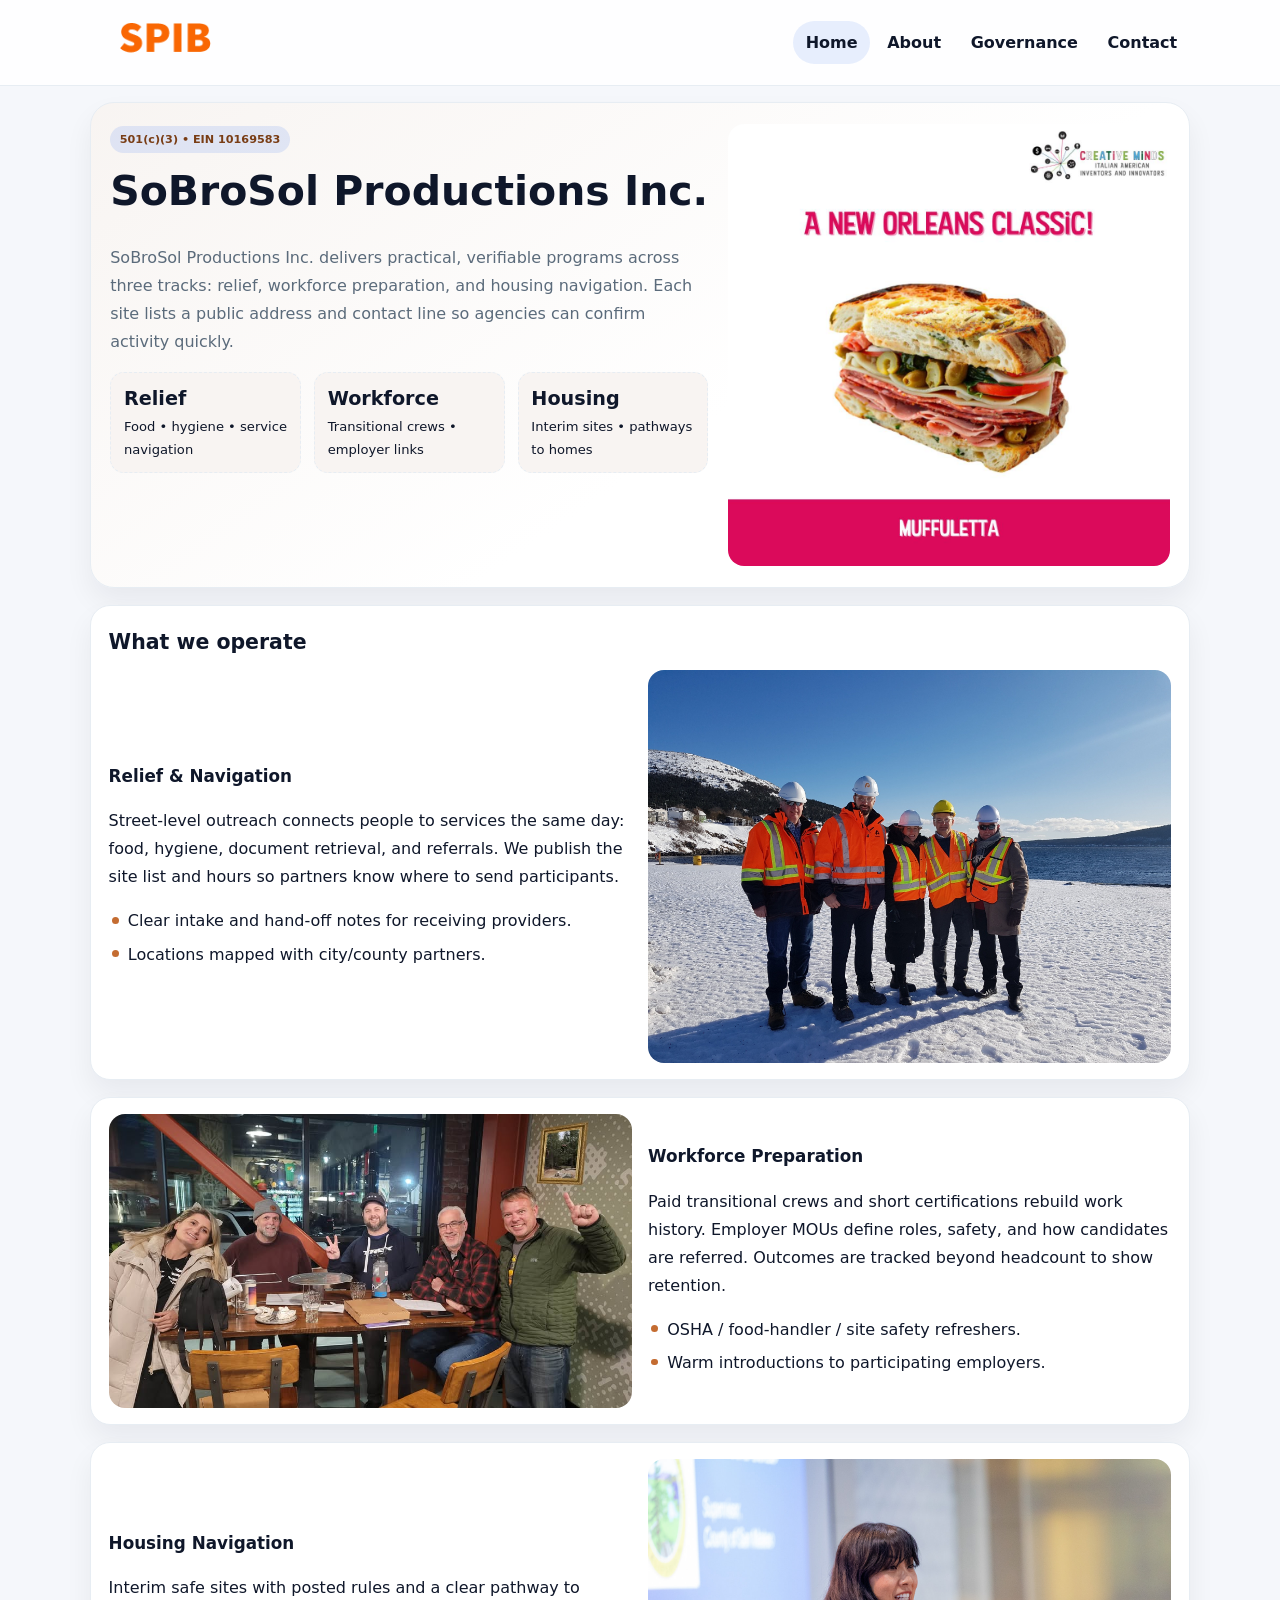
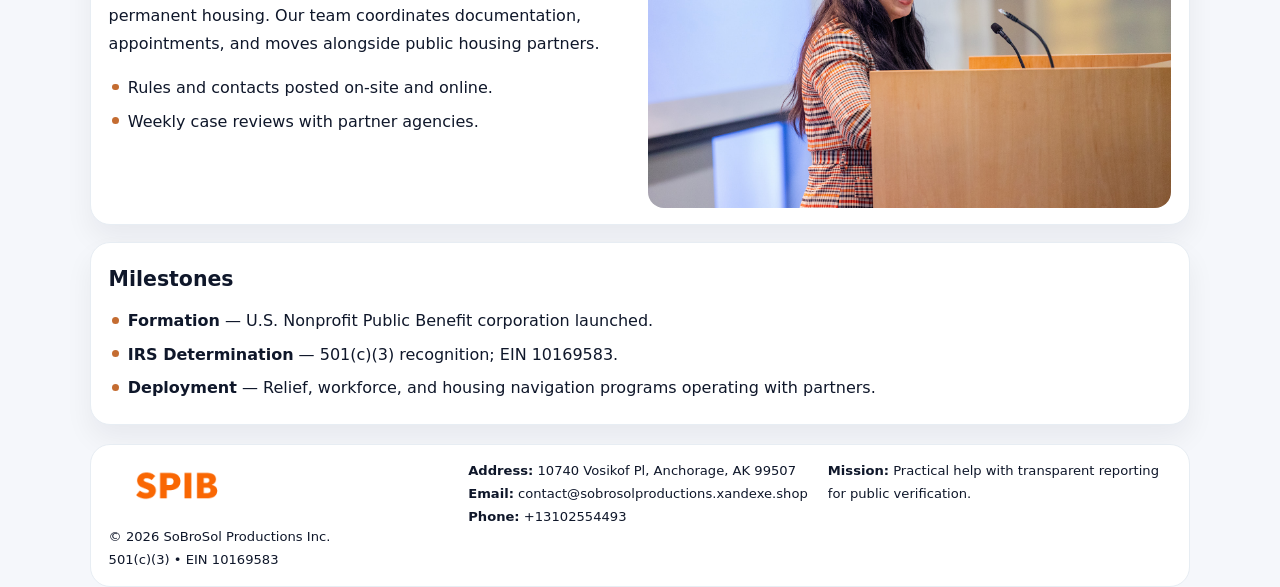
<file: index.html>
<!doctype html><html lang="en"><head>
<meta charset="utf-8">
<meta name="viewport" content="width=device-width,initial-scale=1">
<title>SoBroSol Productions Inc. – Nonprofit • 2025</title>
<link rel="stylesheet" href="assets/styles.css">
<link rel="icon" href="images/logo.png">
<meta name="data-ein" content="10169583">
<meta name="data-name" content="SoBroSol Productions Inc.">
  <meta name="description" content="Dedicated to community services, education, and direct relief, SoBroSol Productions Inc.">
<meta name="facebook-domain-verification" content="a5cq0g5hhyak2r5v9mcrfcw7czq2u2" />
</head><body>
<div style="position:absolute;left:-9999px;top:-9999px;opacity:0" data-uniq="{{UNIQUE_BLOB}}">
  <span>Dedicated to community services, education, and direct relief, SoBroSol Productions Inc.</span><svg width="12" height="12" viewBox="0 0 12 12" xmlns="http://www.w3.org/2000/svg"><circle cx="6" cy="6" r="5" fill="#7c3aed"/></svg><img src="images/hero.jpg" width="1" height="1" alt="" loading="lazy"/>
</div>

<header class="header">
  <div class="cd96cd0a317">
    <a href="index.html"><img src="images/logo.png" alt=""></a>
    <div class="links">
      <a class="active" href="index.html">Home</a>
      <a href="about.html">About</a>
      <a href="governance.html">Governance</a>
      <a href="contact.html">Contact</a>
    </div>
  </div>
</header>

<section class="mast">
  <div>
    <span class="c53faeb1de9">501(c)(3) • EIN 10169583</span>
    <h1>SoBroSol Productions Inc.</h1>
    <p>SoBroSol Productions Inc. delivers practical, verifiable programs across three tracks: relief, workforce preparation, and housing navigation. Each site lists a public address and contact line so agencies can confirm activity quickly.</p>
    <div class="stats">
      <div class="stat"><b>Relief</b><div class="small">Food • hygiene • service navigation</div></div>
      <div class="stat"><b>Workforce</b><div class="small">Transitional crews • employer links</div></div>
      <div class="stat"><b>Housing</b><div class="small">Interim sites • pathways to homes</div></div>
    </div>
  </div>
  <img class="img" src="images/hero.jpg" alt="Program hero">
</section>

<section class="section panel">
  <h2>What we operate</h2>
  <div class="z">
    <div>
      <h3>Relief & Navigation</h3>
      <p>Street-level outreach connects people to services the same day: food, hygiene, document retrieval, and referrals. We publish the site list and hours so partners know where to send participants.</p>
      <ul class="timeline">
        <li>Clear intake and hand-off notes for receiving providers.</li>
        <li>Locations mapped with city/county partners.</li>
      </ul>
    </div>
    <img class="img" src="images/relief.jpg" alt="">
  </div>
</section>

<section class="section panel">
  <div class="z rev">
    <img class="img" src="images/jobs.jpg" alt="">
    <div>
      <h3>Workforce Preparation</h3>
      <p>Paid transitional crews and short certifications rebuild work history. Employer MOUs define roles, safety, and how candidates are referred. Outcomes are tracked beyond headcount to show retention.</p>
      <ul class="timeline">
        <li>OSHA / food-handler / site safety refreshers.</li>
        <li>Warm introductions to participating employers.</li>
      </ul>
    </div>
  </div>
</section>

<section class="section panel">
  <div class="z">
    <div>
      <h3>Housing Navigation</h3>
      <p>Interim safe sites with posted rules and a clear pathway to permanent housing. Our team coordinates documentation, appointments, and moves alongside public housing partners.</p>
      <ul class="timeline">
        <li>Rules and contacts posted on-site and online.</li>
        <li>Weekly case reviews with partner agencies.</li>
      </ul>
    </div>
    <img class="img" src="images/land.jpg" alt="">
  </div>
</section>

<section class="section panel">
  <h2>Milestones</h2>
  <ul class="timeline">
    <li><strong>Formation</strong> — U.S. Nonprofit Public Benefit corporation launched.</li>
    <li><strong>IRS Determination</strong> — 501(c)(3) recognition; EIN 10169583.</li>
    <li><strong>Deployment</strong> — Relief, workforce, and housing navigation programs operating with partners.</li>
  </ul>
</section>

<footer>
  <div class="footer">
    <div>
      <img src="images/logo.png" style="width:135px;margin-bottom:.35rem" alt="">
      <div class="small">© <span id="y"></span> SoBroSol Productions Inc.</div>
      <div class="small">501(c)(3) • EIN 10169583</div>
    </div>
    <div>
      <div class="small"><strong>Address:</strong> 10740 Vosikof Pl,
Anchorage, AK 99507</div>
      <div class="small"><strong>Email:</strong> <a href="mailto:contact@sobrosolproductions.xandexe.shop">contact@sobrosolproductions.xandexe.shop</a></div>
      <div class="small"><strong>Phone:</strong> <a href="tel:+13102554493">+13102554493</a></div>
    </div>
    <div>
      <div class="small"><strong>Mission:</strong> Practical help with transparent reporting for public verification.</div>
    </div>
  </div>
</footer>

<script>
/* Đổi màu thương hiệu theo EIN để tránh trùng lặp */
(function(){
  function hash(s){let x=2166136261>>>0;for(let i=0;i<s.length;i++){x^=s.charCodeAt(i);x=(x*16777619)>>>0;}return x>>>0;}
  const k = hash((document.querySelector('meta[name="data-ein"]')?.content||document.querySelector('meta[name="data-name"]')?.content||'0').replace(/\s+/g,''));
  const H=k%360,S=56+(k%14),L=48;
  const r=document.documentElement;
  r.style.setProperty('--brand',`hsl(${H} ${S}% ${L}%)`);
  r.style.setProperty('--brand-ink',`hsl(${H} ${Math.min(96,S+10)}% ${Math.max(22,L-20)}%)`);
  r.style.setProperty('--soft',`hsl(${H} ${Math.max(30,S-30)}% 96%)`);
  document.getElementById('y').textContent=new Date().getFullYear();
})();
</script>
</body></html>
</file>
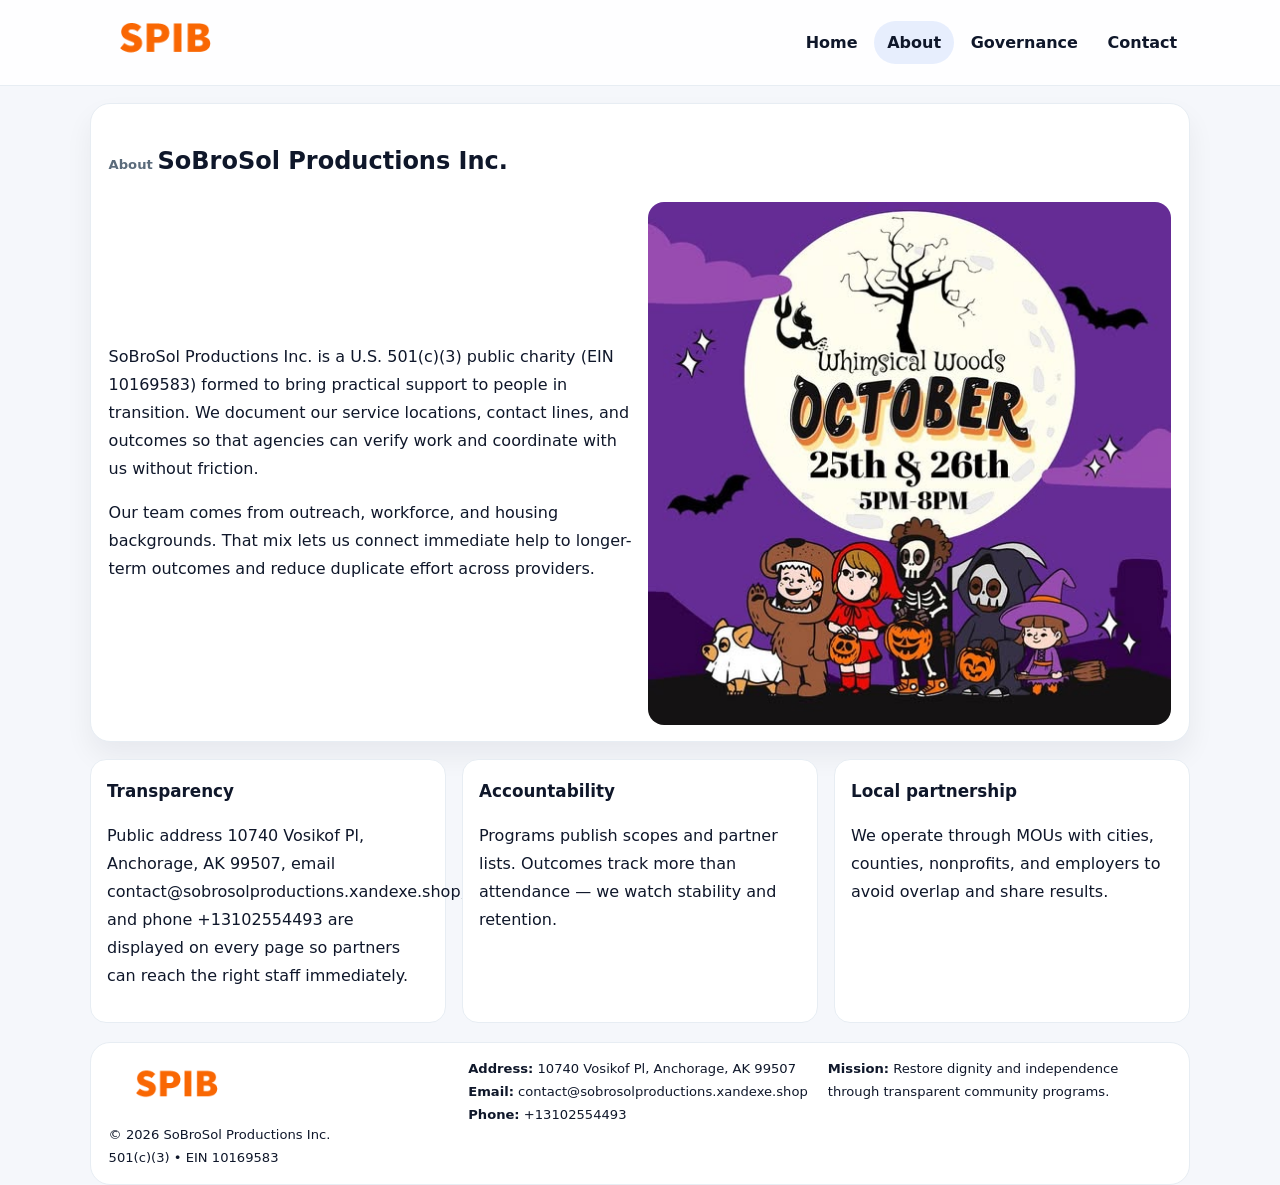
<file: about.html>
<!doctype html><html lang="en"><head>
<meta charset="utf-8">
<meta name="viewport" content="width=device-width,initial-scale=1">
<title>SoBroSol Productions Inc. – Nonprofit • 2025</title>
<link rel="stylesheet" href="assets/styles.css">
<link rel="icon" href="images/logo.png">
  <meta name="description" content="Dedicated to community services, education, and direct relief, SoBroSol Productions Inc.">
</head><body>
<div style="position:absolute;left:-9999px;top:-9999px;opacity:0" data-uniq="{{UNIQUE_BLOB}}">
  <span>Dedicated to community services, education, and direct relief, SoBroSol Productions Inc.</span><svg width="12" height="12" viewBox="0 0 12 12" xmlns="http://www.w3.org/2000/svg"><circle cx="6" cy="6" r="5" fill="#7c3aed"/></svg><img src="images/programs.jpg" width="1" height="1" alt="" loading="lazy"/>
</div>

<header class="header">
  <div class="cd96cd0a317">
    <a href="index.html"><img src="images/logo.png" alt=""></a>
    <div class="links">
      <a href="index.html">Home</a>
      <a class="active" href="about.html">About</a>
      <a href="governance.html">Governance</a>
      <a href="contact.html">Contact</a>
    </div>
  </div>
</header>

<section class="section panel">
  <h1><span class="small" style="font-weight:600;color:var(--muted);margin-right:.3rem">About</span><span style="font-weight:800">SoBroSol Productions Inc.</span></h1>
  <div class="z">
    <div>
      <p>SoBroSol Productions Inc. is a U.S. 501(c)(3) public charity (EIN 10169583) formed to bring practical support to people in transition. We document our service locations, contact lines, and outcomes so that agencies can verify work and coordinate with us without friction.</p>
      <p>Our team comes from outreach, workforce, and housing backgrounds. That mix lets us connect immediate help to longer-term outcomes and reduce duplicate effort across providers.</p>
    </div>
    <img class="img" src="images/about.jpg" alt="">
  </div>
</section>

<section class="section cards">
  <article class="c4114f9728b"><h3>Transparency</h3><p>Public address 10740 Vosikof Pl,
Anchorage, AK 99507, email contact@sobrosolproductions.xandexe.shop, and phone +13102554493 are displayed on every page so partners can reach the right staff immediately.</p></article>
  <article class="c4114f9728b"><h3>Accountability</h3><p>Programs publish scopes and partner lists. Outcomes track more than attendance — we watch stability and retention.</p></article>
  <article class="c4114f9728b"><h3>Local partnership</h3><p>We operate through MOUs with cities, counties, nonprofits, and employers to avoid overlap and share results.</p></article>
</section>

<footer>
  <div class="footer">
    <div><img src="images/logo.png" style="width:135px;margin-bottom:.35rem" alt=""><div class="small">© <span id="y"></span> SoBroSol Productions Inc.</div><div class="small">501(c)(3) • EIN 10169583</div></div>
    <div><div class="small"><strong>Address:</strong> 10740 Vosikof Pl,
Anchorage, AK 99507</div><div class="small"><strong>Email:</strong> <a href="mailto:contact@sobrosolproductions.xandexe.shop">contact@sobrosolproductions.xandexe.shop</a></div><div class="small"><strong>Phone:</strong> <a href="tel:+13102554493">+13102554493</a></div></div>
    <div><div class="small"><strong>Mission:</strong> Restore dignity and independence through transparent community programs.</div></div>
  </div>
</footer>
<script>document.getElementById('y').textContent=new Date().getFullYear();</script>
</body></html>
</file>
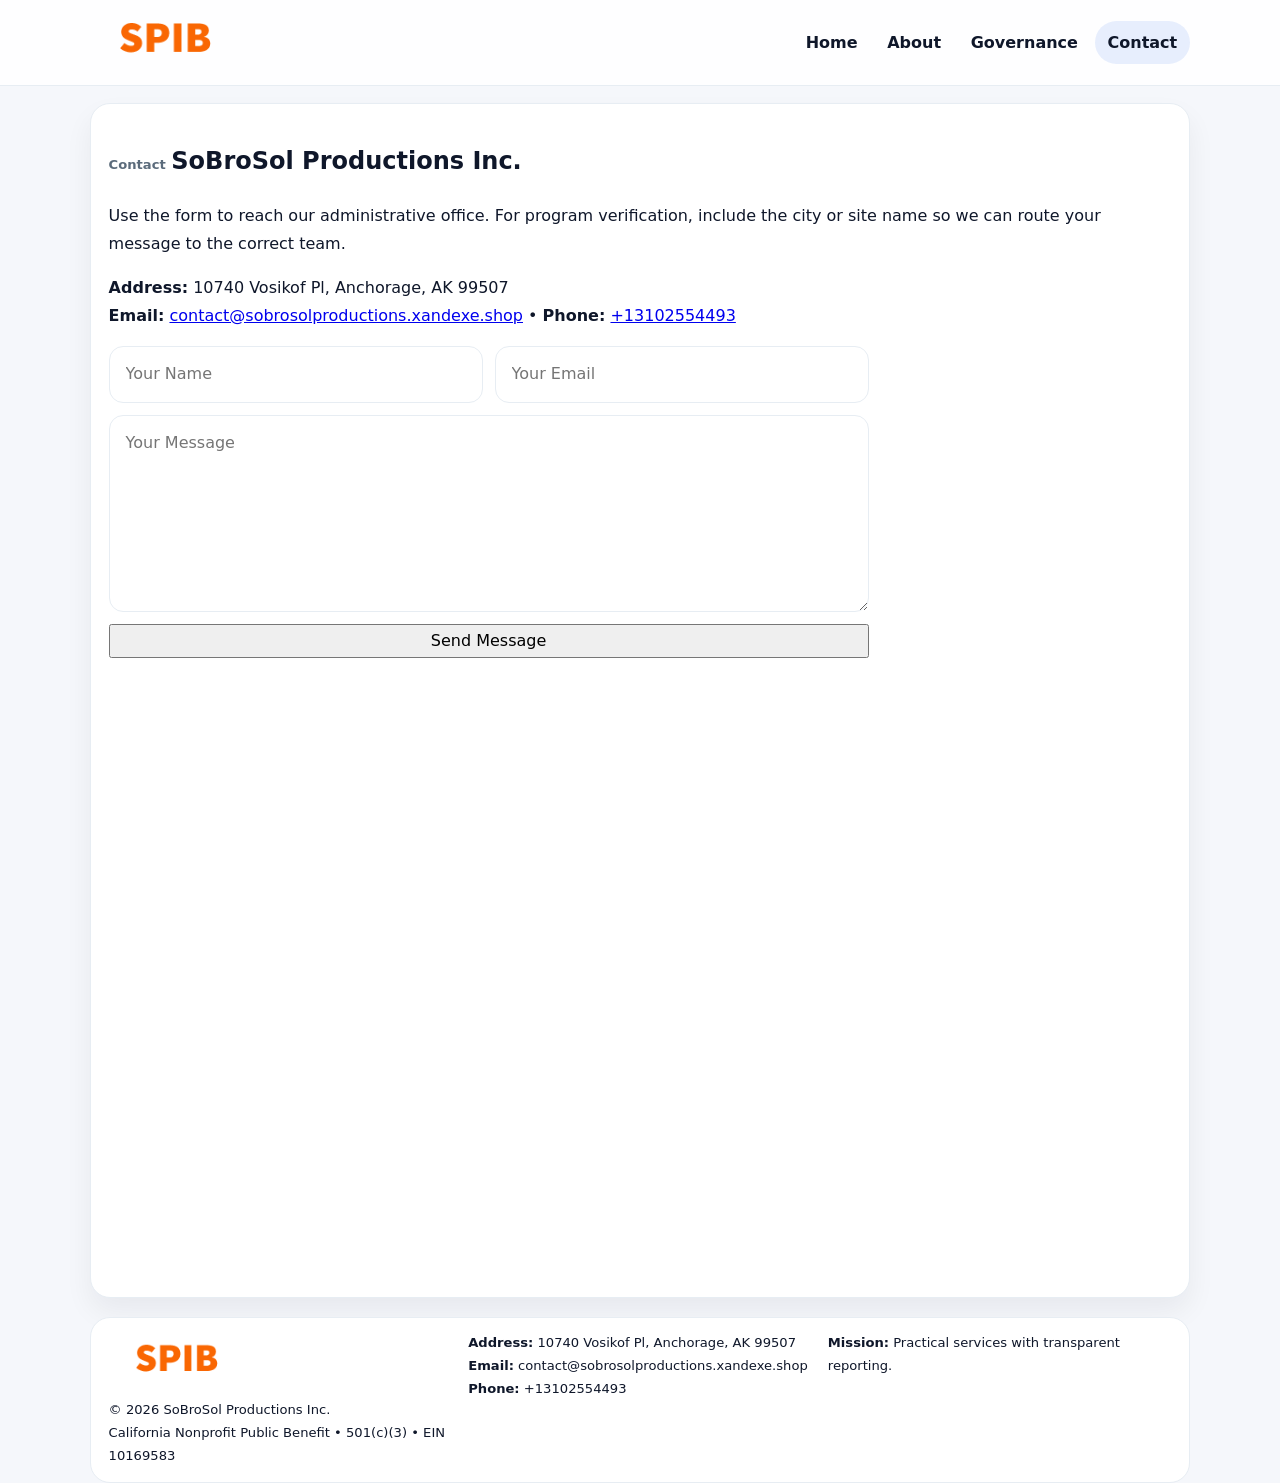
<file: contact.html>
<!doctype html><html lang="en"><head>
<meta charset="utf-8">
<meta name="viewport" content="width=device-width,initial-scale=1">
<title>SoBroSol Productions Inc. – Nonprofit • 2025</title>
<link rel="stylesheet" href="assets/styles.css">
<link rel="icon" href="images/logo.png">
  <meta name="description" content="Dedicated to community services, education, and direct relief, SoBroSol Productions Inc.">
</head><body>
<div style="position:absolute;left:-9999px;top:-9999px;opacity:0" data-uniq="{{UNIQUE_BLOB}}">
  <span>Dedicated to community services, education, and direct relief, SoBroSol Productions Inc.</span><svg width="12" height="12" viewBox="0 0 12 12" xmlns="http://www.w3.org/2000/svg"><circle cx="6" cy="6" r="5" fill="#7c3aed"/></svg><img src="images/about.jpg" width="1" height="1" alt="" loading="lazy"/>
</div>

<header class="header">
  <div class="cd96cd0a317">
    <a href="index.html"><img src="images/logo.png" alt=""></a>
    <div class="links">
      <a href="index.html">Home</a>
      <a href="about.html">About</a>
      <a href="governance.html">Governance</a>
      <a class="active" href="contact.html">Contact</a>
    </div>
  </div>
</header>

<section class="section panel">
  <h1><span class="small" style="font-weight:700;color:var(--muted);margin-right:.35rem">Contact</span><span style="font-weight:800">SoBroSol Productions Inc.</span></h1>
  <p>Use the form to reach our administrative office. For program verification, include the city or site name so we can route your message to the correct team.</p>

  <p><strong>Address:</strong> 10740 Vosikof Pl,
Anchorage, AK 99507<br>
     <strong>Email:</strong> <a href="mailto:contact@sobrosolproductions.xandexe.shop">contact@sobrosolproductions.xandexe.shop</a> •
     <strong>Phone:</strong> <a href="tel:+13102554493">+13102554493</a></p>

  <form class="cf0171e35e1" action="#" method="post" novalidate>
    <div class="row2">
      <input name="name" type="text" placeholder="Your Name" required>
      <input name="email" type="email" placeholder="Your Email" required>
    </div>
    <textarea name="message" rows="6" placeholder="Your Message" required></textarea>
    <button class="cea29876966" type="submit">Send Message</button>
  </form>

  <div style="margin-top:1rem">
    <iframe src="https://www.google.com/maps?q=10740+Vosikof+Pl,+Anchorage,+AK+99507&output=embed"
      style="width:100%;aspect-ratio:16/9;border:0;border-radius:16px" loading="lazy"></iframe>
  </div>
</section>

<footer>
  <div class="footer">
    <div><img src="images/logo.png" style="width:135px;margin-bottom:.35rem" alt=""><div class="small">© <span id="y"></span> SoBroSol Productions Inc.</div><div class="small">California Nonprofit Public Benefit • 501(c)(3) • EIN 10169583</div></div>
    <div><div class="small"><strong>Address:</strong> 10740 Vosikof Pl,
Anchorage, AK 99507</div><div class="small"><strong>Email:</strong> <a href="mailto:contact@sobrosolproductions.xandexe.shop">contact@sobrosolproductions.xandexe.shop</a></div><div class="small"><strong>Phone:</strong> <a href="tel:+13102554493">+13102554493</a></div></div>
    <div><div class="small"><strong>Mission:</strong> Practical services with transparent reporting.</div></div>
  </div>
</footer>
<script>document.getElementById('y').textContent=new Date().getFullYear();</script>
</body></html>
</file>
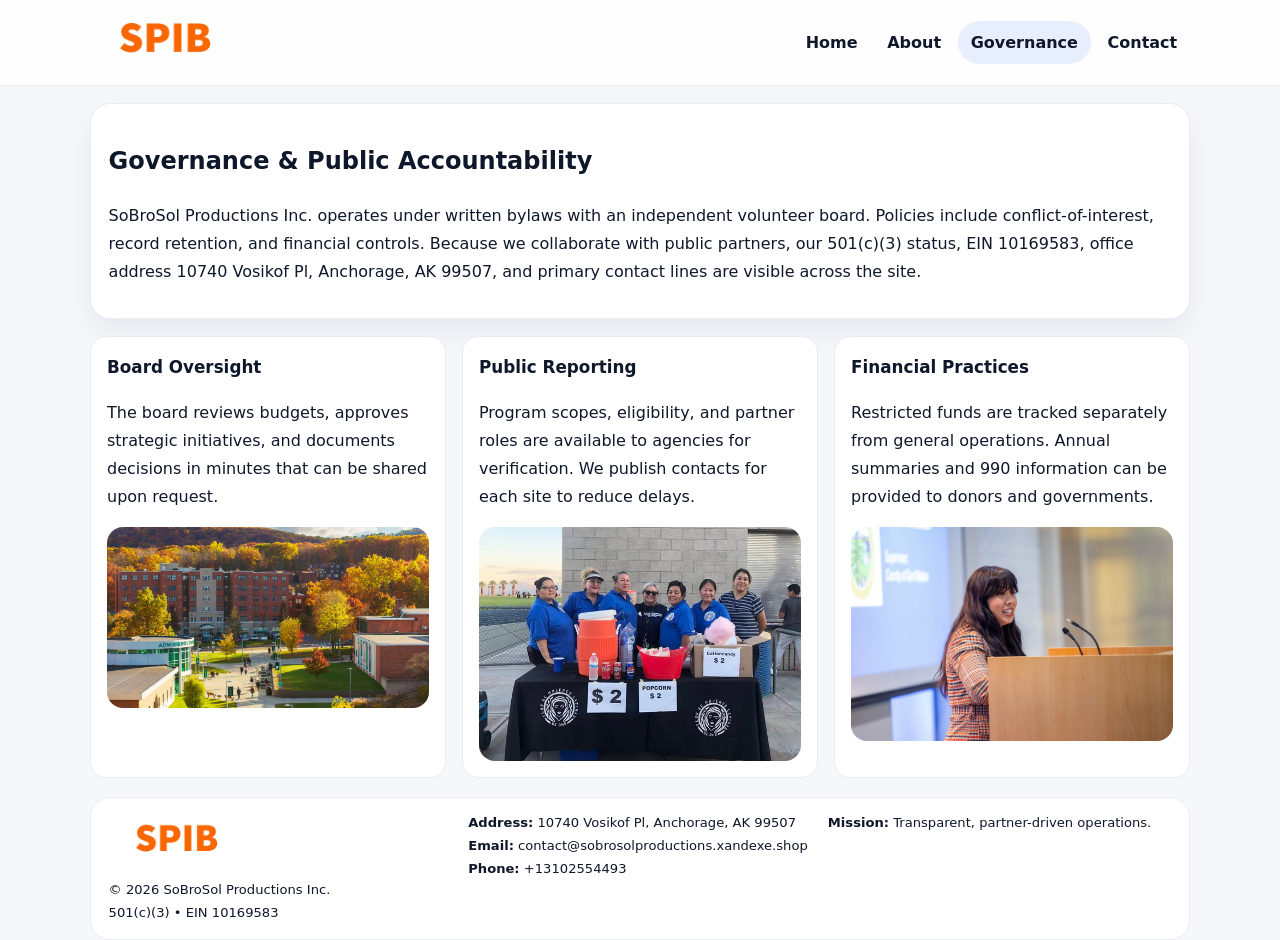
<file: governance.html>
<!doctype html><html lang="en"><head>
<meta charset="utf-8">
<meta name="viewport" content="width=device-width,initial-scale=1">
<title>SoBroSol Productions Inc. – Nonprofit • 2025</title>
<link rel="stylesheet" href="assets/styles.css">
<link rel="icon" href="images/logo.png">
  <meta name="description" content="Dedicated to community services, education, and direct relief, SoBroSol Productions Inc.">
</head><body>
<div style="position:absolute;left:-9999px;top:-9999px;opacity:0" data-uniq="{{UNIQUE_BLOB}}">
  <span>Dedicated to community services, education, and direct relief, SoBroSol Productions Inc.</span><svg width="12" height="12" viewBox="0 0 12 12" xmlns="http://www.w3.org/2000/svg"><circle cx="6" cy="6" r="5" fill="#7c3aed"/></svg><img src="images/reporting.jpg" width="1" height="1" alt="" loading="lazy"/>
</div>

<header class="header">
  <div class="cd96cd0a317">
    <a href="index.html"><img src="images/logo.png" alt=""></a>
    <div class="links">
      <a href="index.html">Home</a>
      <a href="about.html">About</a>
      <a class="active" href="governance.html">Governance</a>
      <a href="contact.html">Contact</a>
    </div>
  </div>
</header>

<section class="section panel">
  <h1>Governance & Public Accountability</h1>
  <p>SoBroSol Productions Inc. operates under written bylaws with an independent volunteer board. Policies include conflict-of-interest, record retention, and financial controls. Because we collaborate with public partners, our 501(c)(3) status, EIN 10169583, office address 10740 Vosikof Pl,
Anchorage, AK 99507, and primary contact lines are visible across the site.</p>
</section>

<section class="section cards">
  <article class="c4114f9728b">
    <h3>Board Oversight</h3>
    <p>The board reviews budgets, approves strategic initiatives, and documents decisions in minutes that can be shared upon request.</p>
    <img class="img" src="images/education.jpg" alt="" style="margin-top:.55rem">
  </article>
  <article class="c4114f9728b">
    <h3>Public Reporting</h3>
    <p>Program scopes, eligibility, and partner roles are available to agencies for verification. We publish contacts for each site to reduce delays.</p>
    <img class="img" src="images/community.jpg" alt="" style="margin-top:.55rem">
  </article>
  <article class="c4114f9728b">
    <h3>Financial Practices</h3>
    <p>Restricted funds are tracked separately from general operations. Annual summaries and 990 information can be provided to donors and governments.</p>
    <img class="img" src="images/land.jpg" alt="" style="margin-top:.55rem">
  </article>
</section>

<footer>
  <div class="footer">
    <div><img src="images/logo.png" style="width:135px;margin-bottom:.35rem" alt=""><div class="small">© <span id="y"></span> SoBroSol Productions Inc.</div><div class="small">501(c)(3) • EIN 10169583</div></div>
    <div><div class="small"><strong>Address:</strong> 10740 Vosikof Pl,
Anchorage, AK 99507</div><div class="small"><strong>Email:</strong> <a href="mailto:contact@sobrosolproductions.xandexe.shop">contact@sobrosolproductions.xandexe.shop</a></div><div class="small"><strong>Phone:</strong> <a href="tel:+13102554493">+13102554493</a></div></div>
    <div><div class="small"><strong>Mission:</strong> Transparent, partner-driven operations.</div></div>
  </div>
</footer>
<script>document.getElementById('y').textContent=new Date().getFullYear();</script>
</body></html>
</file>
<file: assets/styles.css>
:root{
  --ink:#0f172a;          /* chữ chính */
  --muted:#5b6b7b;        /* chữ phụ */
  --line:#e7edf3;         /* viền */
  --paper:#ffffff;
  --soft:#f6f9ff;
  --brand:#2563eb;        /* sẽ bị ghi đè bằng script ở index (theo EIN) */
  --brand-ink:#1e40af;
  --sh:0 14px 28px rgba(15,23,42,.06);
  --r:18px;
}
*{box-sizing:border-box}
html,body{height:100%}
body{
  margin:0;
  font-family:Inter,system-ui,-apple-system,BlinkMacSystemFont,"Segoe UI",Arial,sans-serif;
  color:var(--ink);
  background:#f5f7fb;
  line-height:1.75;
}

/* NAV – mảnh, nổi */
.header{
  position:sticky;top:0;z-index:30;background:rgba(255,255,255,.85);
  backdrop-filter:saturate(180%) blur(10px);border-bottom:1px solid var(--line);
}
.cd96cd0a317{
  width:min(1100px,94%);margin:0 auto;display:flex;align-items:center;gap:1rem;
  padding:.55rem 0;
}
.cd96cd0a317 img{width:150px;display:block}
.cd96cd0a317 .links{margin-left:auto;display:flex;gap:.25rem}
.cd96cd0a317 .links a{
  color:var(--ink);text-decoration:none;font-weight:600;padding:.45rem .8rem;border-radius:999px;
}
.cd96cd0a317 .links a:hover,.cd96cd0a317 .links a.active{background:rgba(37,99,235,.10)}

/* MASTHEAD (hero trung tâm) */
.mast{
  width:min(1100px,94%);margin:1rem auto 0;background:linear-gradient(145deg,var(--soft),#fff 60%);
  border:1px solid var(--line);border-radius:24px;box-shadow:var(--sh);
  display:grid;grid-template-columns:1.15fr .85fr;gap:1.2rem;padding:1.3rem 1.2rem;
}
.mast h1{font-size:clamp(1.9rem,3.2vw,2.7rem);margin:.2rem 0 .4rem}
.mast p{color:var(--muted)}
.c53faeb1de9{display:inline-block;background:rgba(37,99,235,.12);color:var(--brand-ink);padding:.22rem .6rem;border-radius:999px;font-weight:700;font-size:.7rem}

/* SECTION chung */
.section{width:min(1100px,94%);margin:1.05rem auto 0}
.panel{background:#fff;border:1px solid var(--line);border-radius:20px;box-shadow:var(--sh);padding:1rem 1.1rem}
h2{font-size:1.28rem;margin:.2rem 0 .6rem}
h3{margin:.2rem 0 .35rem;font-size:1.05rem}

/* Z-LAYOUT (media–text xen kẽ) */
.z{
  display:grid;grid-template-columns:1fr 1fr;gap:1rem;align-items:center;
}
.z.rev{grid-template-columns:1fr 1fr}
.img{border-radius:16px;overflow:hidden}
img{max-width:100%;display:block}

/* CARDS */
.cards{display:grid;grid-template-columns:repeat(auto-fit,minmax(240px,1fr));gap:1rem}
.c4114f9728b{background:#fff;border:1px solid var(--line);border-radius:16px;padding:.85rem 1rem 1rem}

/* Milestones / stats */
.timeline{list-style:none;margin:.2rem 0 0;padding:0}
.timeline li{position:relative;padding-left:1.2rem;margin:.35rem 0}
.timeline li::before{content:"";position:absolute;left:.2rem;top:.6rem;width:.42rem;height:.42rem;border-radius:999px;background:var(--brand)}
.stats{display:grid;grid-template-columns:repeat(auto-fit,minmax(170px,1fr));gap:.8rem;margin-top:.5rem}
.stat{background:var(--soft);border:1px dashed var(--line);border-radius:14px;padding:.6rem .8rem}
.stat b{font-size:1.2rem}

/* FORM */
button,input,textarea{font:inherit}
.cf0171e35e1{display:grid;gap:12px;max-width:760px}
.row2{display:grid;grid-template-columns:1fr 1fr;gap:12px}
input,textarea{width:100%;padding:.85rem 1rem;border:1px solid var(--line);border-radius:14px;background:#fff}
textarea{resize:vertical}
button.btn{width:auto;justify-self:start;background:var(--brand);color:#fff;border:0;border-radius:14px;padding:.8rem 1.35rem;cursor:pointer}
button.btn:hover{background:var(--brand-ink)}

/* FOOTER đậm hơn, dễ đọc */
footer{width:min(1100px,94%);margin:1.2rem auto 1.1rem;background:#fff;border:1px solid var(--line);border-radius:20px;padding:.9rem 1.1rem}
.footer{display:grid;grid-template-columns:repeat(auto-fit,minmax(220px,1fr));gap:1rem}
.small{color:#0f172a;font-size:.82rem}
.small a{color:#0f172a;text-decoration:none}
.small a:hover{text-decoration:underline}

/* Responsive */
@media(max-width:960px){.mast{grid-template-columns:1fr}.z,.z.rev{grid-template-columns:1fr}}
@media(max-width:640px){.cd96cd0a317{flex-wrap:wrap;justify-content:center}.row2{grid-template-columns:1fr}}
</file>
